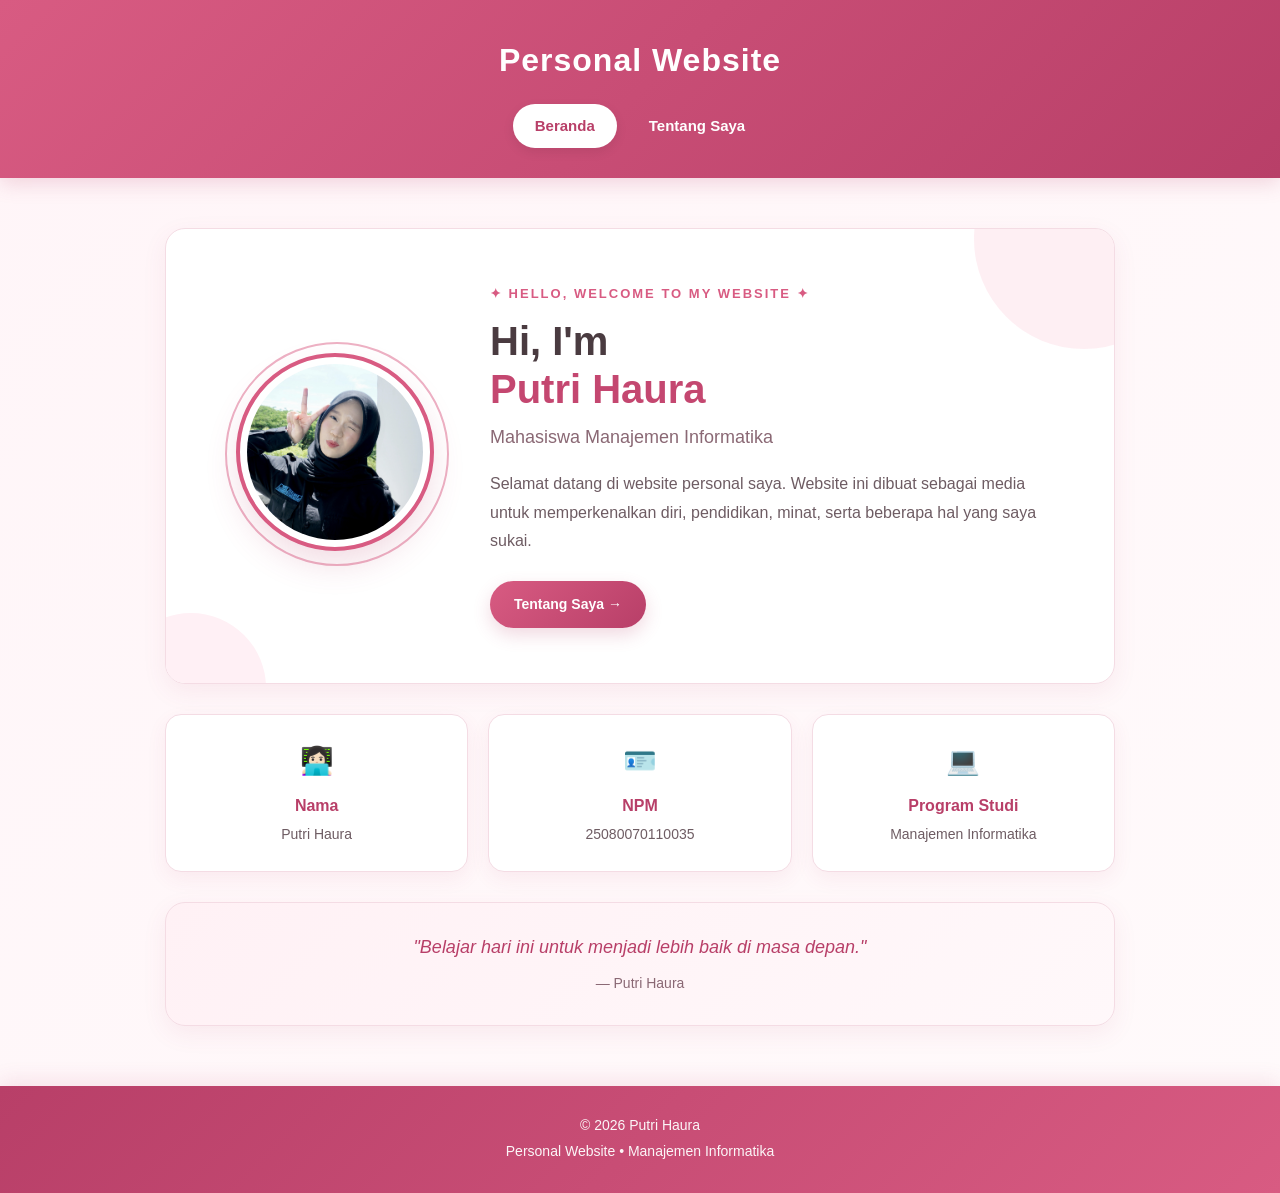
<file: index.html>
<!DOCTYPE html>
<html lang="id">

<head>
    <meta charset="UTF-8">

    <meta name="viewport" content="width=device-width, initial-scale=1.0">

    <title>Putri Haura | Personal Website</title>

    <link rel="stylesheet" href="style.css">
</head>


<body>


    <!-- ================= HEADER ================= -->

    <header>

        <h1>Personal Website</h1>

        <nav>
            <a href="index.html" class="active">Beranda</a>
            <a href="tentang.html">Tentang Saya</a>
        </nav>

    </header>



    <!-- ================= MAIN ================= -->

    <main>


        <!-- ================= HERO ================= -->

        <section class="hero">

            <div class="hero-content">


                <!-- FOTO -->

                <div class="foto-container">

                    <img
                        src="foto.jpeg"
                        alt="Foto Putri Haura"
                    >

                </div>



                <!-- INFORMASI -->

                <div class="hero-text">

                    <p class="sapaan">
                        ✦ HELLO, WELCOME TO MY WEBSITE ✦
                    </p>

                    <h2>
                        Hi, I'm
                        <span>Putri Haura</span>
                    </h2>

                    <h3>
                        Mahasiswa Manajemen Informatika
                    </h3>

                    <p class="deskripsi">
                        Selamat datang di website personal saya.
                        Website ini dibuat sebagai media untuk
                        memperkenalkan diri, pendidikan, minat,
                        serta beberapa hal yang saya sukai.
                    </p>


                    <!-- TOMBOL -->

                    <div class="tombol">

                        <a
                            href="tentang.html"
                            class="btn-primary"
                        >
                            Tentang Saya →
                        </a>

                    </div>

                </div>

            </div>

        </section>



        <!-- ================= INFORMASI SINGKAT ================= -->

        <section class="info-singkat">

            <div class="info-card">

                <span class="icon">👩🏻‍💻</span>

                <h3>Nama</h3>

                <p>Putri Haura</p>

            </div>


            <div class="info-card">

                <span class="icon">🪪</span>

                <h3>NPM</h3>

                <p>25080070110035</p>

            </div>


            <div class="info-card">

                <span class="icon">💻</span>

                <h3>Program Studi</h3>

                <p>Manajemen Informatika</p>

            </div>

        </section>



        <!-- ================= PENUTUP ================= -->

        <section class="quote">

            <p>
                "Belajar hari ini untuk menjadi lebih baik
                di masa depan."
            </p>

            <span>
                — Putri Haura
            </span>

        </section>


    </main>



    <!-- ================= FOOTER ================= -->

    <footer>

        <p>
            © 2026 Putri Haura
        </p>

        <p>
            Personal Website • Manajemen Informatika
        </p>

    </footer>


</body>

</html>
</file>
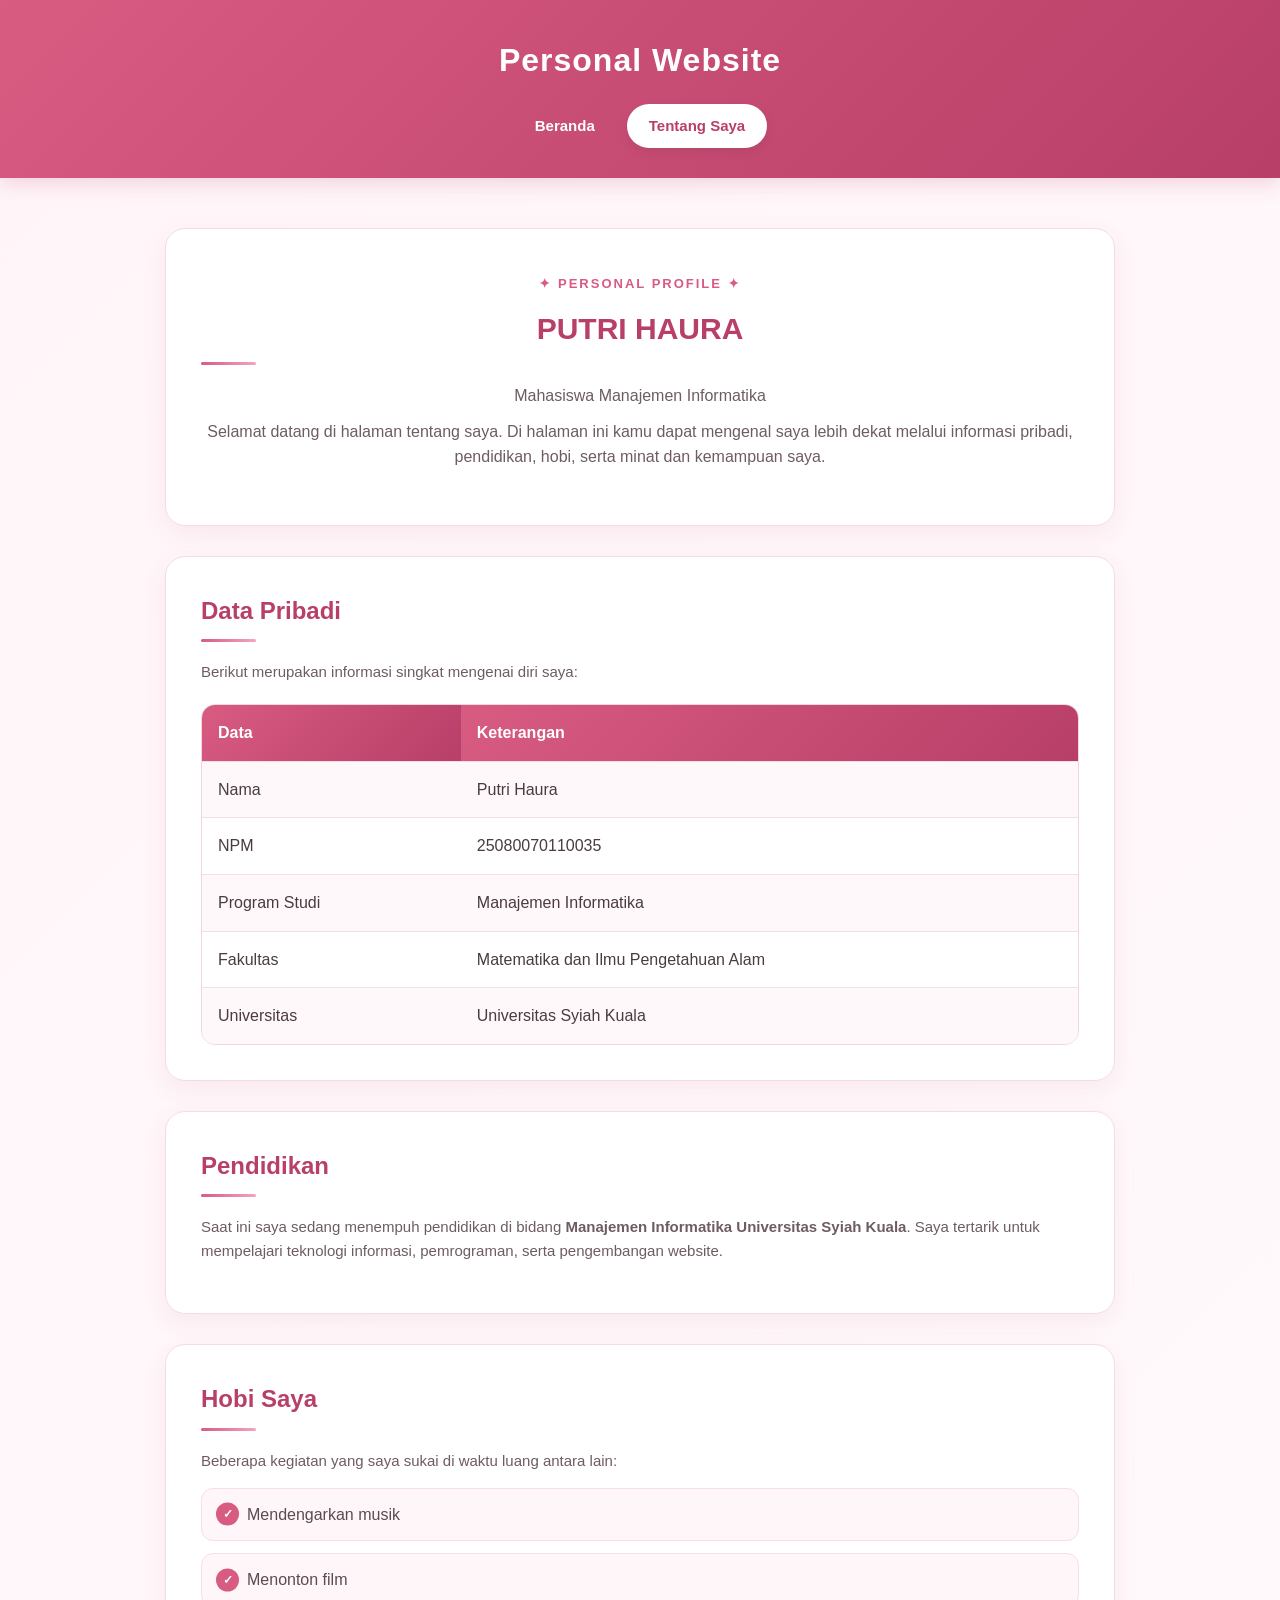
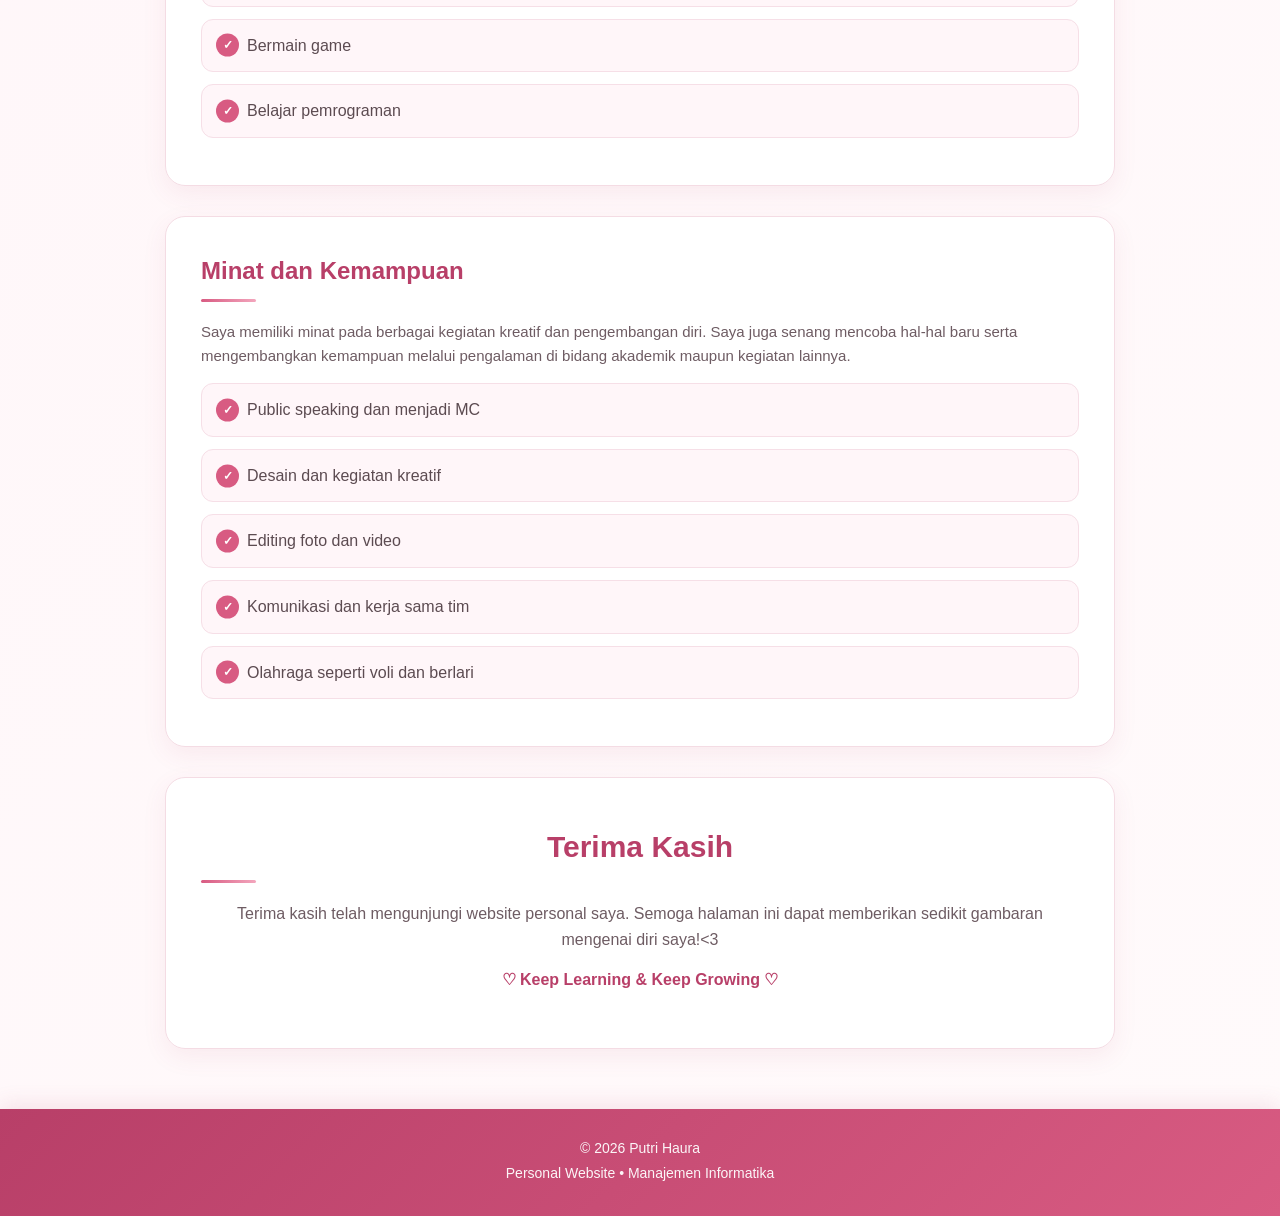
<file: tentang.html>
<!DOCTYPE html>
<html lang="id">

<head>
    <meta charset="UTF-8">
    <meta name="viewport" content="width=device-width, initial-scale=1.0">

    <title>Tentang Saya | Putri Haura</title>

    <link rel="stylesheet" href="style.css">
</head>

<body>


    <header>

        <h1>Personal Website</h1>

        <nav>
            <a href="index.html">Beranda</a>
            <a href="tentang.html" class="active">Tentang Saya</a>
        </nav>

    </header>


    <main>


        <section class="profil">

            <p style="color: #d85b82; font-weight: 600;">
                ✦ PERSONAL PROFILE ✦
            </p>

            <h2>PUTRI HAURA</h2>

            <p>
                Mahasiswa Manajemen Informatika
            </p>

            <p>
                Selamat datang di halaman tentang saya.
                Di halaman ini kamu dapat mengenal saya lebih dekat
                melalui informasi pribadi, pendidikan, hobi, serta minat dan kemampuan saya.
            </p>

        </section>


        <section>

            <h2>Data Pribadi</h2>

            <p>
                Berikut merupakan informasi singkat mengenai diri saya:
            </p>

            <table>

                <tr>
                    <th>Data</th>
                    <th>Keterangan</th>
                </tr>

                <tr>
                    <td>Nama</td>
                    <td>Putri Haura</td>
                </tr>

                <tr>
                    <td>NPM</td>
                    <td>25080070110035</td>
                </tr>

                <tr>
                    <td>Program Studi</td>
                    <td>Manajemen Informatika</td>
                </tr>
                <tr>
                    <td>Fakultas</td>
                    <td>Matematika dan Ilmu Pengetahuan Alam</td>
                </tr>

                <tr>
                    <td>Universitas</td>
                    <td>Universitas Syiah Kuala</td>
                </tr>

            </table>

        </section>


        <section>

            <h2>Pendidikan</h2>

            <p>
                Saat ini saya sedang menempuh pendidikan di bidang
                <strong>Manajemen Informatika Universitas Syiah Kuala</strong>.
                Saya tertarik untuk mempelajari teknologi informasi,
                pemrograman, serta pengembangan website.
            </p>

        </section>


        <section>

            <h2>Hobi Saya</h2>

            <p>
                Beberapa kegiatan yang saya sukai di waktu luang antara lain:
            </p>

            <ul>

                <li>Mendengarkan musik</li>

                <li>Menonton film</li>

                <li>Bermain game</li>

                <li>Belajar pemrograman</li>

            </ul>

        </section>


        <section>

            <h2>Minat dan Kemampuan</h2>

            <p>
                Saya memiliki minat pada berbagai kegiatan kreatif dan pengembangan
                diri. Saya juga senang mencoba hal-hal baru serta mengembangkan
                kemampuan melalui pengalaman di bidang akademik maupun kegiatan lainnya.
            </p>

            <ul>

                <li>Public speaking dan menjadi MC</li>

                <li>Desain dan kegiatan kreatif</li>

                <li>Editing foto dan video</li>

                <li>Komunikasi dan kerja sama tim</li>

                <li>Olahraga seperti voli dan berlari</li>

            </ul>

        </section>


        <section class="profil">

            <h2>Terima Kasih</h2>

            <p>
                Terima kasih telah mengunjungi website personal saya.
                Semoga halaman ini dapat memberikan sedikit gambaran
                mengenai diri saya!<3
            </p>

            <p style="color: #b83f68; font-weight: 600; margin-top: 15px;">
                ♡ Keep Learning & Keep Growing ♡
            </p>

        </section>


    </main>


    <footer>

        <p>
            © 2026 Putri Haura
        </p>

        <p>
            Personal Website • Manajemen Informatika
        </p>

    </footer>


</body>

</html>
</file>
<file: style.css>
/* =====================================================
   WEBSITE PERSONAL PUTRI HAURA
   THEME : ELEGANT PINK
   ===================================================== */


/* =====================================================
   RESET
   ===================================================== */

* {
    margin: 0;
    padding: 0;
    box-sizing: border-box;
}

html {
    scroll-behavior: smooth;
}


/* =====================================================
   BODY
   ===================================================== */

body {
    font-family: "Segoe UI", Arial, sans-serif;
    background: linear-gradient(135deg, #fff5f8, #fffafb);
    color: #4a3b40;
    line-height: 1.6;
    min-height: 100vh;
}


/* =====================================================
   HEADER
   ===================================================== */

header {
    background: linear-gradient(
        135deg,
        #d85b82,
        #b83f68
    );

    color: white;
    text-align: center;

    padding: 35px 20px 30px;

    box-shadow:
        0 5px 20px rgba(184, 63, 104, 0.20);
}

header h1 {
    font-size: 32px;
    font-weight: 700;

    letter-spacing: 1px;

    margin-bottom: 18px;
}


/* =====================================================
   NAVIGATION
   ===================================================== */

nav {
    display: flex;

    justify-content: center;
    align-items: center;

    gap: 10px;

    flex-wrap: wrap;
}

nav a {
    color: white;
    text-decoration: none;
    padding: 10px 22px;
    border-radius: 30px;
    font-size: 15px;
    font-weight: 600;
    transition: all 0.3s ease;
}

/* Menu yang sedang dibuka */
nav a.active {
    background-color: white;
    color: #b83f68;
    box-shadow: 0 4px 12px rgba(0, 0, 0, 0.08);
}

/* Efek saat mouse diarahkan */
nav a:hover {
    background-color: rgba(255, 255, 255, 0.20);
    transform: translateY(-2px);
}

/* Supaya menu aktif tetap terlihat jelas saat di-hover */
nav a.active:hover {
    background-color: white;
    color: #b83f68;
}
nav a:hover {
    background-color: rgba(255, 255, 255, 0.20);

    transform: translateY(-2px);
}


/* =====================================================
   MAIN
   ===================================================== */

main {
    width: 88%;

    max-width: 950px;

    margin: 50px auto;

    animation: fadeIn 0.8s ease;
}


/* =====================================================
   SECTION / CARD
   ===================================================== */

section {
    background: rgba(255, 255, 255, 0.96);

    padding: 35px;

    margin-bottom: 30px;

    border-radius: 20px;

    border: 1px solid #f4dce4;

    box-shadow:
        0 8px 25px rgba(184, 63, 104, 0.08);

    transition: all 0.3s ease;
}

section:hover {
    transform: translateY(-3px);

    box-shadow:
        0 14px 32px rgba(184, 63, 104, 0.13);
}


/* =====================================================
   JUDUL SECTION
   ===================================================== */

section h2 {
    color: #b83f68;

    font-size: 24px;

    margin-bottom: 18px;

    position: relative;

    padding-bottom: 12px;
}

section h2::after {
    content: "";

    position: absolute;

    left: 0;

    bottom: 0;

    width: 55px;

    height: 3px;

    background: linear-gradient(
        90deg,
        #d85b82,
        #f3a6bd
    );

    border-radius: 10px;
}


/* =====================================================
   PROFIL - TENTANG SAYA
   ===================================================== */

.profil {
    text-align: center;

    padding: 45px 35px;
}

.profil h2 {
    font-size: 30px;

    color: #b83f68;
}

.profil p {
    color: #6e5c63;

    font-size: 16px;

    margin-bottom: 10px;
}

.profil p:first-child {
    color: #d85b82;

    font-size: 13px;

    font-weight: 700;

    letter-spacing: 2px;
}


/* =====================================================
   PARAGRAPH
   ===================================================== */

section > p {
    color: #6e5c63;

    font-size: 15px;

    margin-bottom: 15px;
}


/* =====================================================
   TABLE
   ===================================================== */

table {
    width: 100%;

    border-collapse: separate;

    border-spacing: 0;

    overflow: hidden;

    margin-top: 20px;

    border-radius: 14px;

    border: 1px solid #f1d6df;
}

table th,
table td {
    padding: 15px 16px;

    text-align: left;

    border-bottom: 1px solid #f3e0e6;
}

table th {
    background: linear-gradient(
        135deg,
        #d85b82,
        #b83f68
    );

    color: white;

    font-weight: 600;
}

table tr:nth-child(even) td {
    background-color: #fff8fa;
}

table tr:last-child td {
    border-bottom: none;
}

table tr {
    transition: all 0.2s ease;
}

table tr:hover td {
    background-color: #fdebf1;
}


/* =====================================================
   LIST
   ===================================================== */

ul {
    margin-top: 15px;

    padding-left: 0;

    list-style: none;
}

li {
    position: relative;

    margin-bottom: 12px;

    padding: 13px 15px 13px 45px;

    background: #fff6f9;

    border: 1px solid #f6dfe7;

    border-radius: 12px;

    color: #5c4b51;

    transition: all 0.3s ease;
}

li::before {
    content: "✓";

    position: absolute;

    left: 14px;

    top: 50%;

    transform: translateY(-50%);

    width: 23px;

    height: 23px;

    display: flex;

    align-items: center;

    justify-content: center;

    border-radius: 50%;

    background: #d85b82;

    color: white;

    font-size: 12px;

    font-weight: bold;
}

li:hover {
    background: #fdebf1;

    transform: translateX(6px);

    border-color: #efb8ca;
}


/* =====================================================
   HERO - INDEX.HTML
   ===================================================== */

.hero {
    padding: 55px 45px;

    overflow: hidden;

    position: relative;
}

.hero::before {
    content: "";

    position: absolute;

    width: 220px;

    height: 220px;

    background: #fde4ec;

    border-radius: 50%;

    top: -100px;

    right: -80px;

    opacity: 0.6;
}

.hero::after {
    content: "";

    position: absolute;

    width: 150px;

    height: 150px;

    background: #fff0f5;

    border-radius: 50%;

    bottom: -80px;

    left: -50px;
}


/* =====================================================
   HERO CONTENT
   ===================================================== */

.hero-content {
    display: flex;

    align-items: center;

    justify-content: center;

    gap: 60px;

    position: relative;

    z-index: 2;
}


/* =====================================================
   FOTO
   ===================================================== */

.foto-container {
    flex-shrink: 0;

    position: relative;
}

.foto-container::before {
    content: "";

    position: absolute;

    width: 220px;

    height: 220px;

    border: 2px solid #edb1c4;

    border-radius: 50%;

    top: -15px;

    left: -15px;

    z-index: -1;
}

.foto-container img {
    width: 190px;

    height: 190px;

    object-fit: cover;

    border-radius: 50%;

    border: 7px solid white;

    outline: 4px solid #d85b82;

    box-shadow:
        0 15px 35px rgba(184, 63, 104, 0.20);

    transition: all 0.4s ease;
}

.foto-container img:hover {
    transform: scale(1.05);

    box-shadow:
        0 20px 40px rgba(184, 63, 104, 0.28);
}


/* =====================================================
   HERO TEXT
   ===================================================== */

.hero-text {
    max-width: 550px;
}

.sapaan {
    color: #d85b82;

    font-size: 13px;

    font-weight: 700;

    letter-spacing: 2px;

    margin-bottom: 12px;
}

.hero-text h2 {
    color: #4a3b40;

    font-size: 40px;

    line-height: 1.2;

    margin-bottom: 10px;

    padding-bottom: 0;
}

.hero-text h2::after {
    display: none;
}

.hero-text h2 span {
    display: block;

    color: #c44770;
}

.hero-text h3 {
    color: #8a6874;

    font-size: 18px;

    font-weight: 500;

    margin-bottom: 18px;
}

.deskripsi {
    color: #6e5c63;

    font-size: 16px;

    line-height: 1.8;

    margin-bottom: 25px;
}


/* =====================================================
   BUTTON
   ===================================================== */

.tombol {
    display: flex;

    gap: 12px;
}

.btn-primary {
    display: inline-block;

    background: linear-gradient(
        135deg,
        #d85b82,
        #b83f68
    );

    color: white;

    text-decoration: none;

    padding: 12px 24px;

    border-radius: 30px;

    font-size: 14px;

    font-weight: 600;

    box-shadow:
        0 7px 18px rgba(184, 63, 104, 0.20);

    transition: all 0.3s ease;
}

.btn-primary:hover {
    transform: translateY(-3px);

    box-shadow:
        0 10px 25px rgba(184, 63, 104, 0.30);
}


/* =====================================================
   INFORMASI SINGKAT
   ===================================================== */

.info-singkat {
    display: grid;

    grid-template-columns:
        repeat(3, 1fr);

    gap: 20px;

    padding: 0;

    background: transparent;

    border: none;

    box-shadow: none;
}

.info-singkat:hover {
    transform: none;

    box-shadow: none;
}


/* =====================================================
   INFO CARD
   ===================================================== */

.info-card {
    background: white;

    padding: 25px 20px;

    text-align: center;

    border-radius: 16px;

    border: 1px solid #f4dce4;

    box-shadow:
        0 7px 20px rgba(184, 63, 104, 0.07);

    transition: all 0.3s ease;
}

.info-card:hover {
    transform: translateY(-5px);

    border-color: #efb8ca;

    box-shadow:
        0 12px 28px rgba(184, 63, 104, 0.13);
}

.info-card .icon {
    display: block;

    font-size: 27px;

    margin-bottom: 10px;
}

.info-card h3 {
    color: #b83f68;

    font-size: 16px;

    margin-bottom: 5px;
}

.info-card p {
    color: #6e5c63;

    font-size: 14px;
}


/* =====================================================
   QUOTE
   ===================================================== */

.quote {
    text-align: center;

    padding: 30px;

    background: linear-gradient(
        135deg,
        #fff1f5,
        #fff8fa
    );
}

.quote p {
    color: #b83f68;

    font-size: 18px;

    font-style: italic;

    margin-bottom: 8px;
}

.quote span {
    color: #8a6874;

    font-size: 14px;
}


/* =====================================================
   FOOTER
   ===================================================== */

footer {
    background: linear-gradient(
        135deg,
        #b83f68,
        #d85b82
    );

    color: white;

    text-align: center;

    padding: 28px 20px;

    margin-top: 60px;

    box-shadow:
        0 -5px 20px rgba(184, 63, 104, 0.12);
}

footer p {
    font-size: 14px;

    opacity: 0.95;

    margin-bottom: 3px;
}


/* =====================================================
   ANIMASI
   ===================================================== */

@keyframes fadeIn {

    from {
        opacity: 0;

        transform: translateY(20px);
    }

    to {
        opacity: 1;

        transform: translateY(0);
    }

}


/* =====================================================
   TABLET
   ===================================================== */

@media (max-width: 768px) {

    header {
        padding: 30px 15px;
    }

    header h1 {
        font-size: 25px;
    }

    nav {
        gap: 5px;
    }

    nav a {
        padding: 8px 15px;

        font-size: 14px;
    }

    main {
        width: 92%;

        margin: 30px auto;
    }

    section {
        padding: 25px 20px;

        border-radius: 16px;
    }


    /* HERO */

    .hero {
        padding: 40px 25px;
    }

    .hero-content {
        flex-direction: column;

        text-align: center;

        gap: 35px;
    }

    .hero-text {
        max-width: 100%;
    }

    .hero-text h2 {
        font-size: 32px;
    }

    .hero-text h3 {
        font-size: 16px;
    }

    .deskripsi {
        font-size: 15px;
    }

    .tombol {
        justify-content: center;
    }


    /* INFO */

    .info-singkat {
        grid-template-columns: 1fr;
    }


    /* FOTO */

    .foto-container img {
        width: 160px;

        height: 160px;
    }

    .foto-container::before {
        width: 190px;

        height: 190px;
    }


    /* TABLE */

    table th,
    table td {
        padding: 11px;

        font-size: 14px;
    }


    /* LIST */

    li {
        font-size: 14px;
    }

}


/* =====================================================
   HP KECIL
   ===================================================== */

@media (max-width: 480px) {

    header h1 {
        font-size: 22px;
    }

    nav a {
        padding: 7px 12px;

        font-size: 13px;
    }

    main {
        width: 94%;
    }

    section {
        padding: 22px 16px;
    }


    /* HERO */

    .hero {
        padding: 35px 18px;
    }

    .foto-container img {
        width: 140px;

        height: 140px;
    }

    .foto-container::before {
        width: 165px;

        height: 165px;
    }

    .hero-text h2 {
        font-size: 27px;
    }

    .sapaan {
        font-size: 11px;

        letter-spacing: 1px;
    }

    .deskripsi {
        font-size: 14px;
    }

    .btn-primary {
        padding: 11px 20px;
    }


    /* TENTANG */

    .profil h2 {
        font-size: 24px;
    }

    .profil p {
        font-size: 14px;
    }


    /* TABLE */

    table {
        font-size: 13px;
    }

    table th,
    table td {
        padding: 9px;
    }

}
</file>
